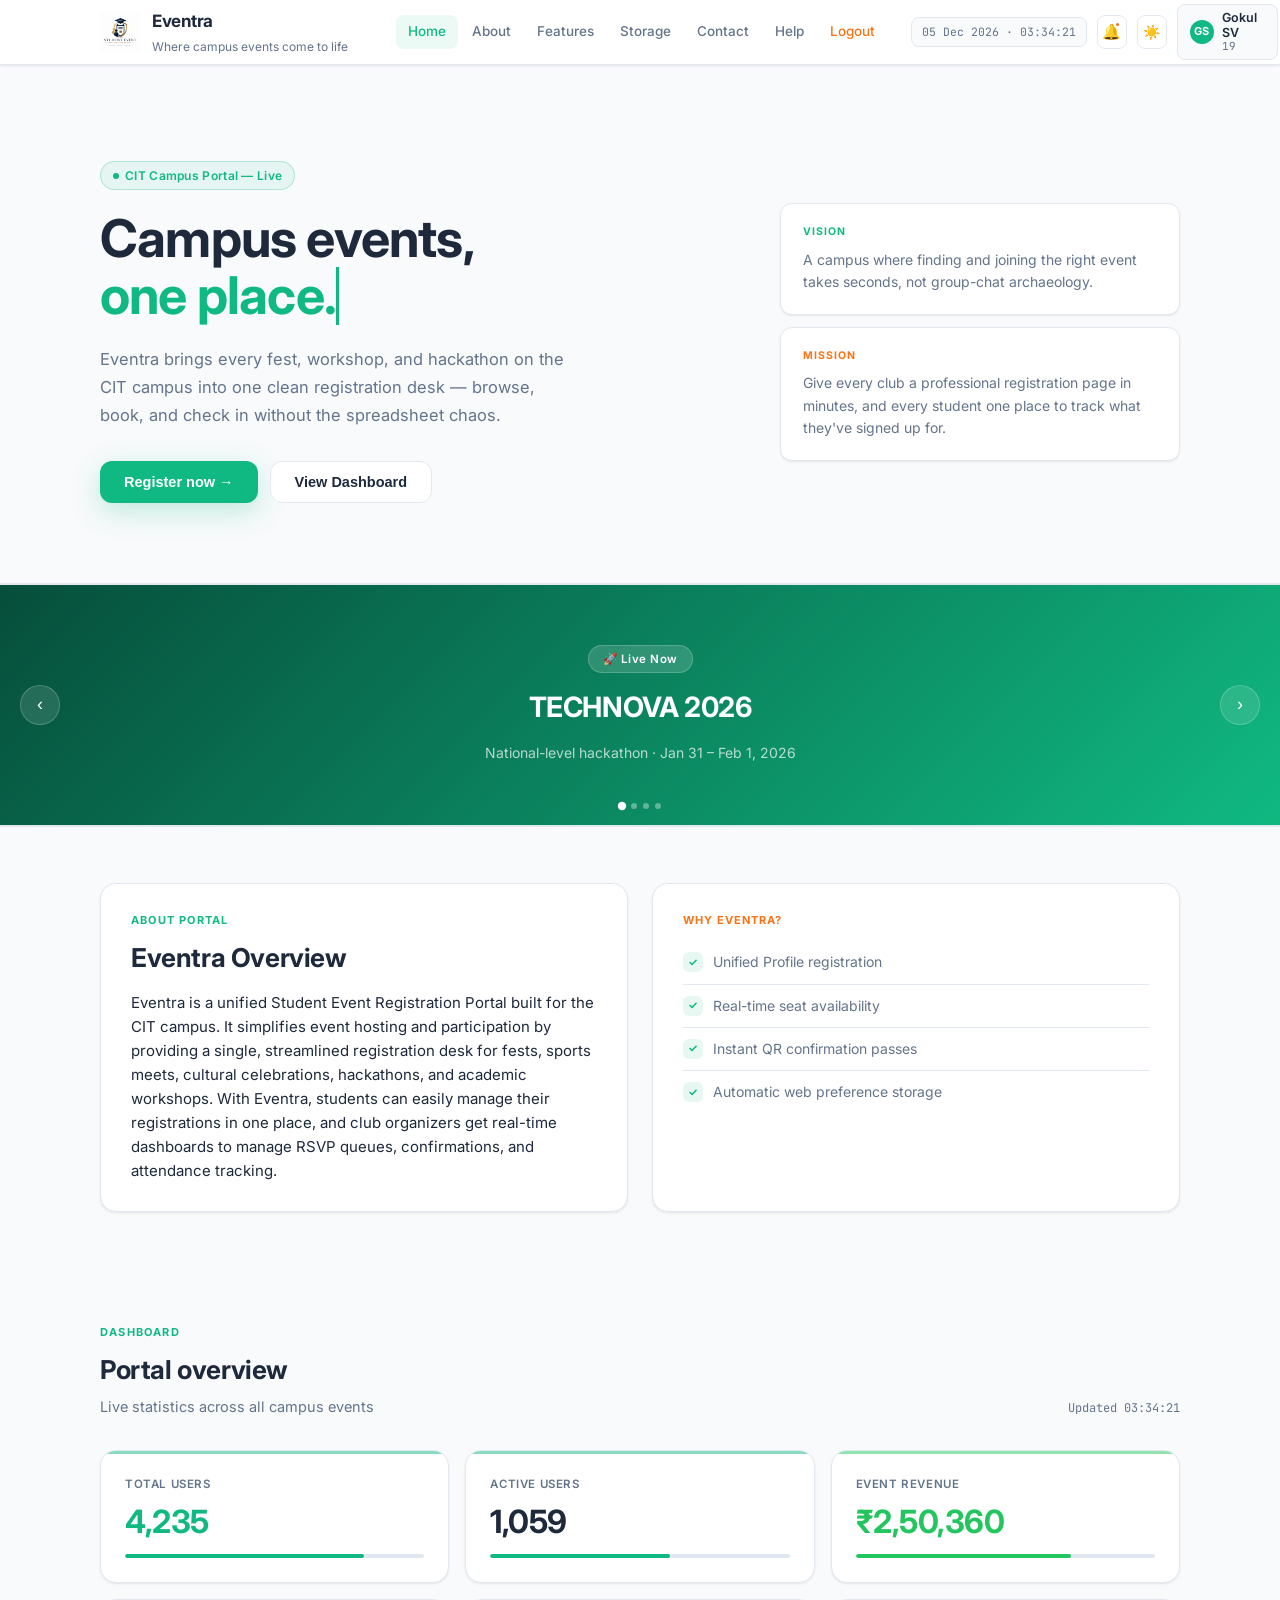
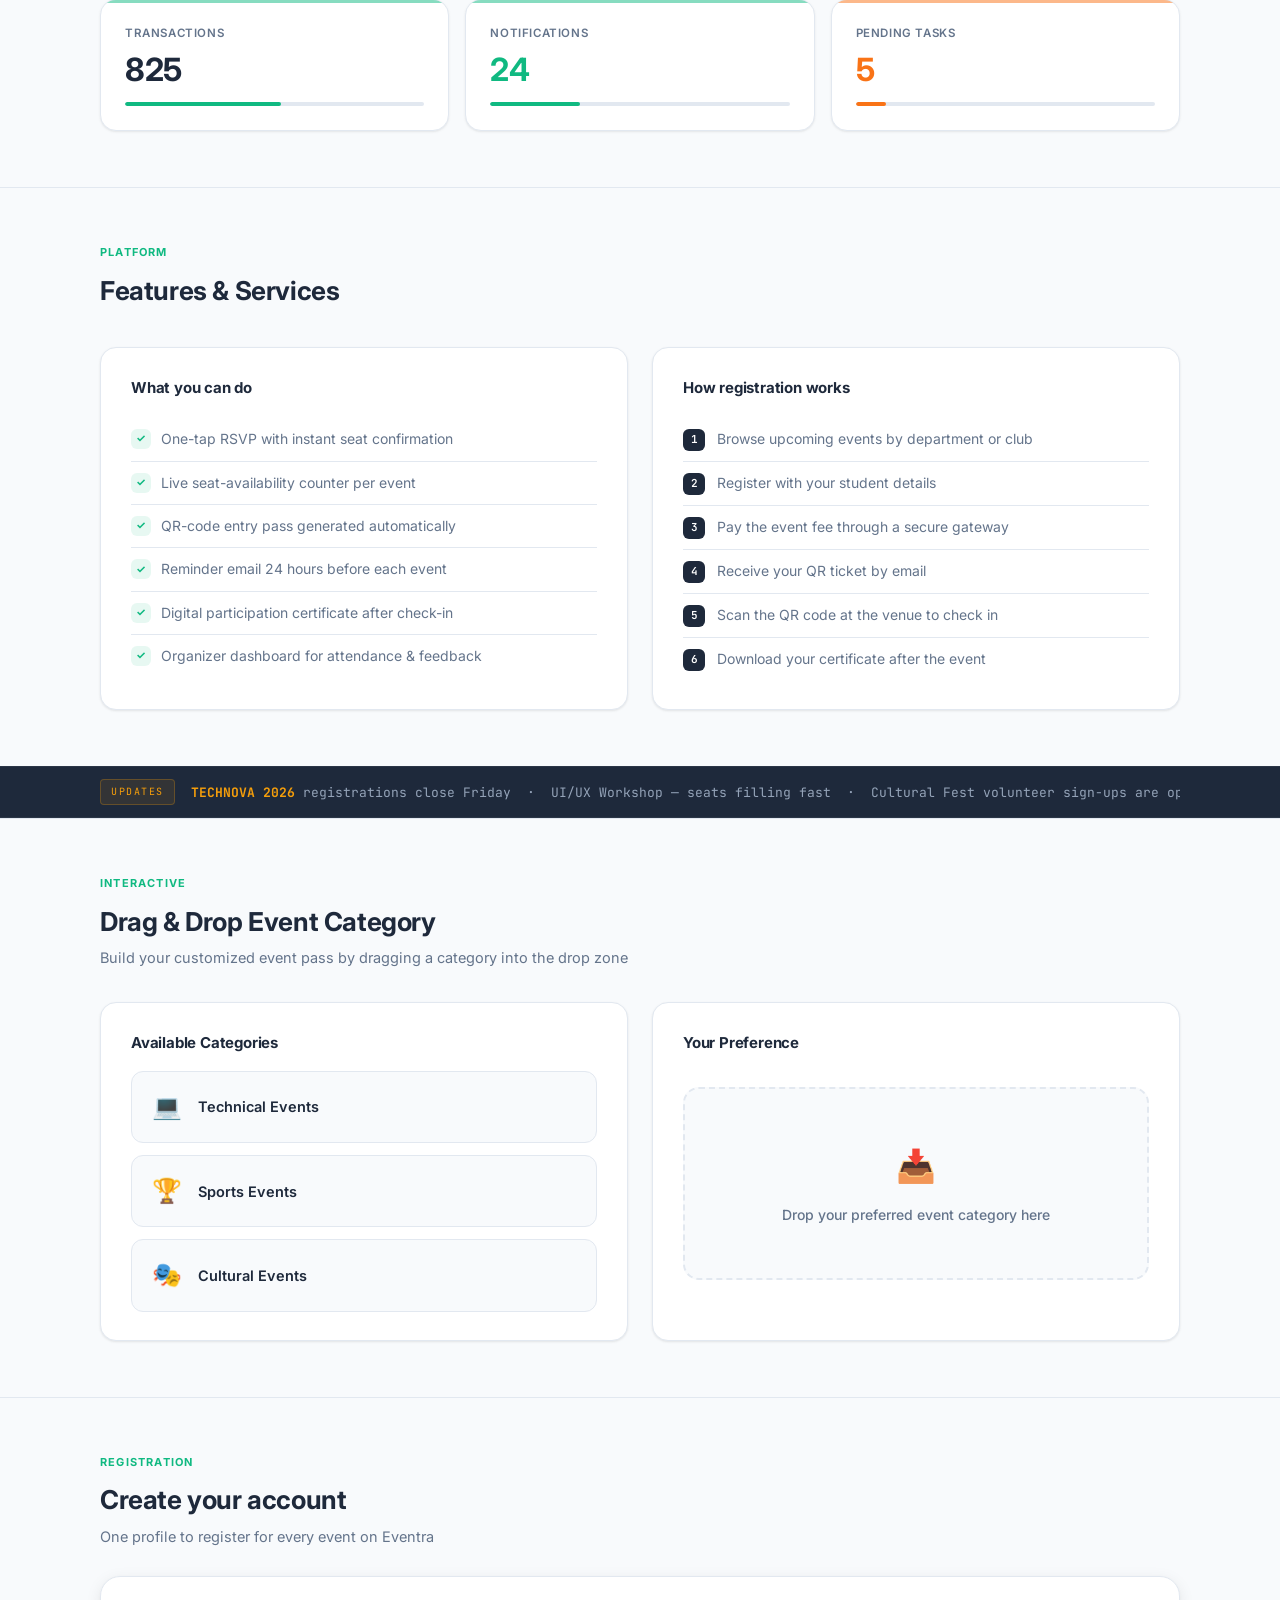
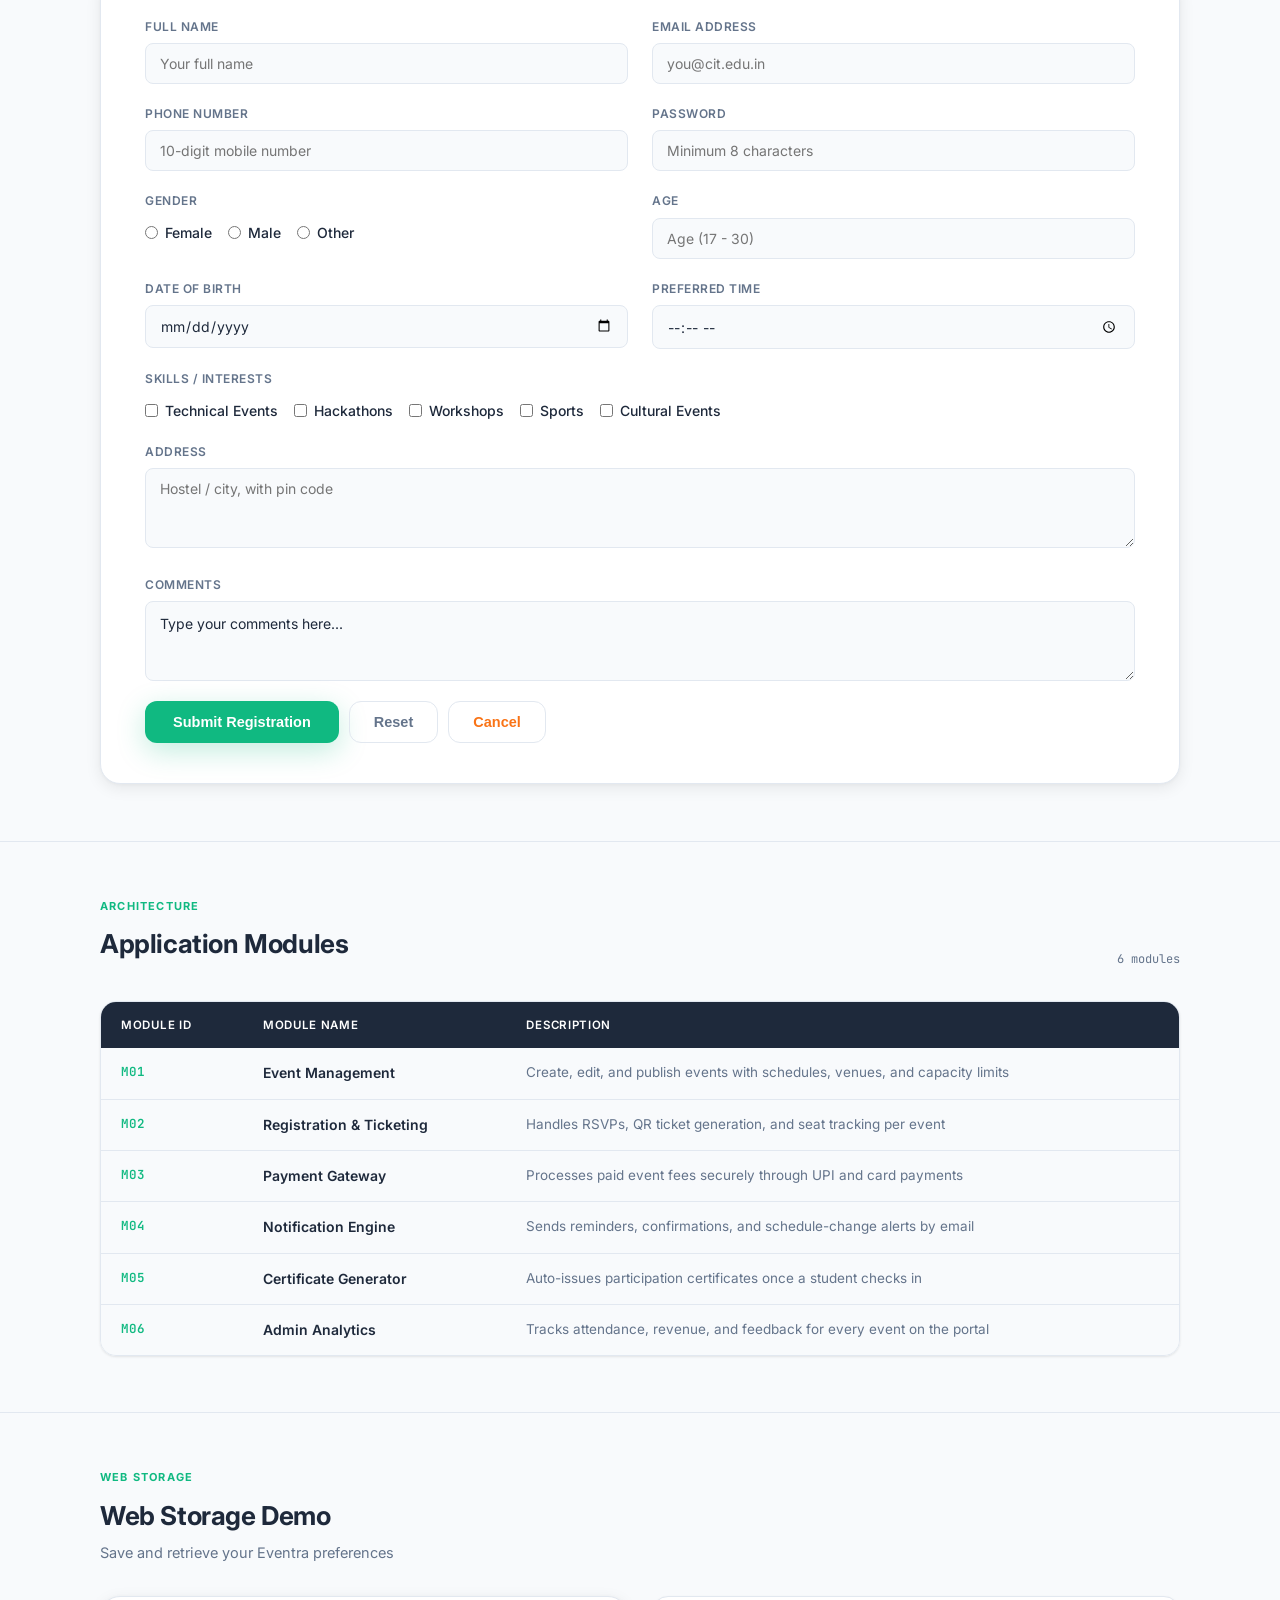
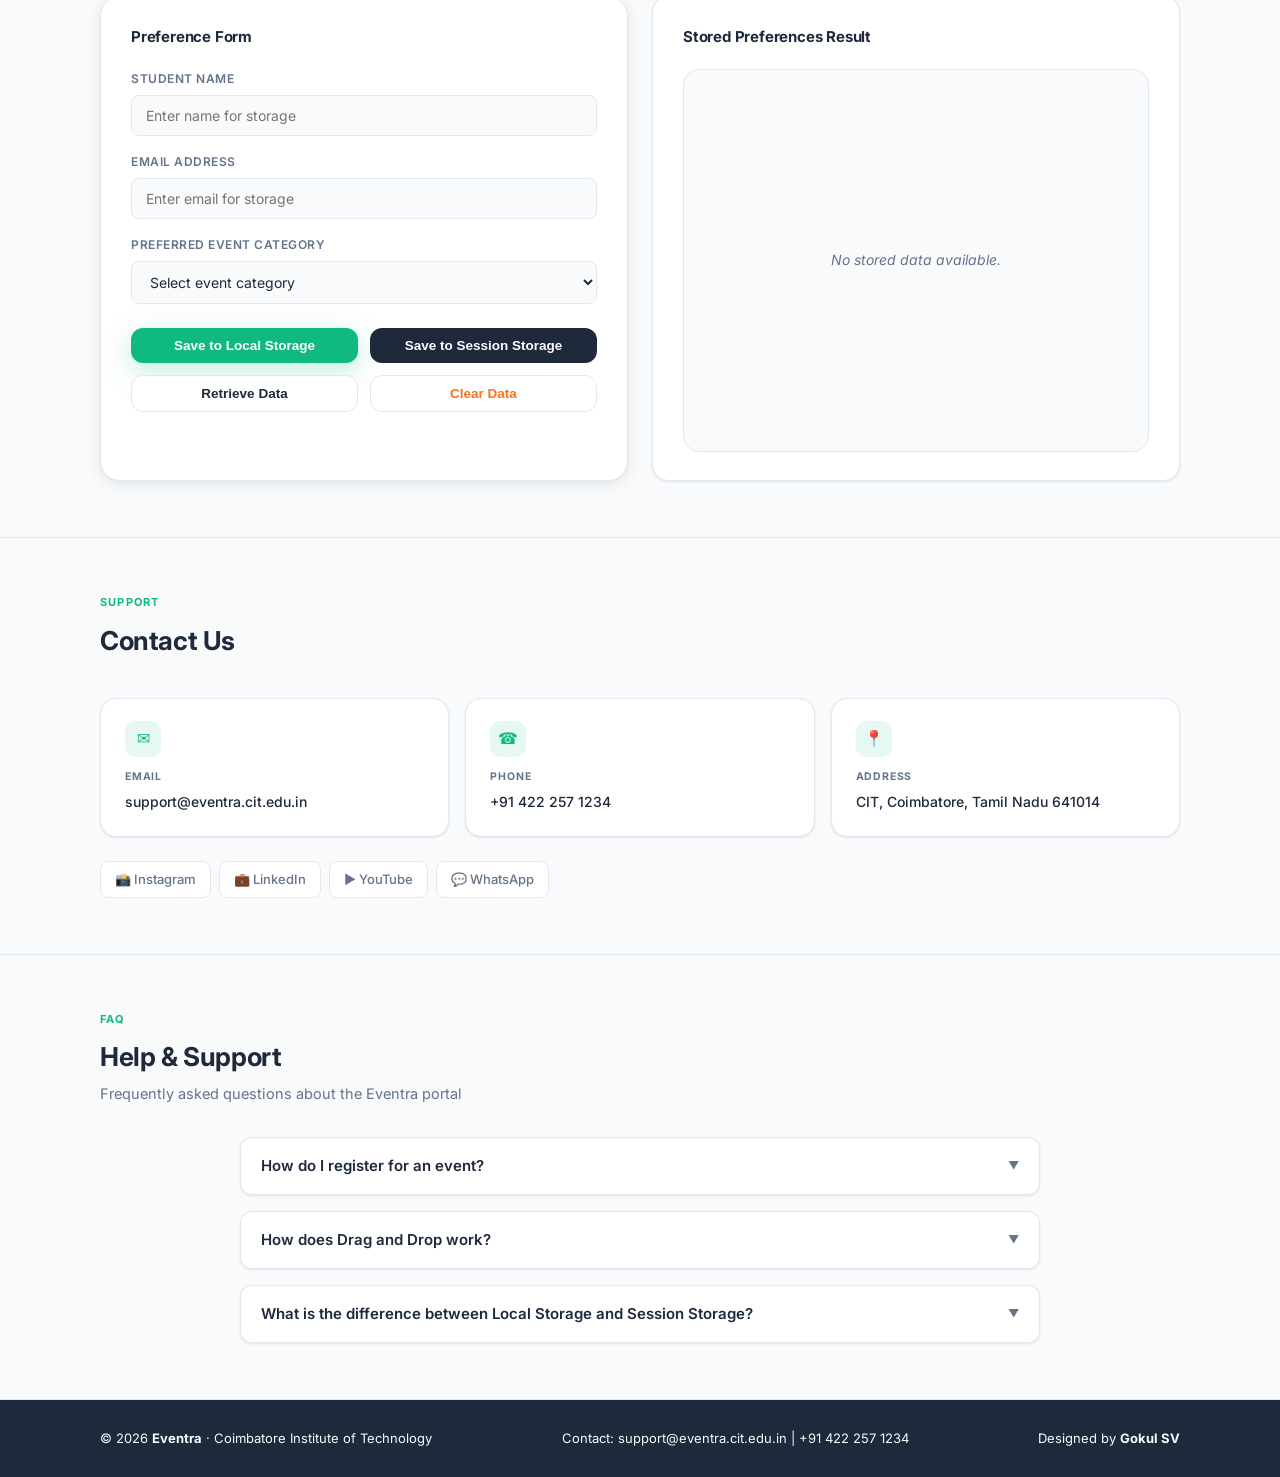
<file: index.html>
<!DOCTYPE html>
<html lang="en">
<head>
<meta charset="UTF-8">
<meta name="viewport" content="width=device-width, initial-scale=1.0">
<link rel="icon" type="logo.png" href="logo.png">
<title>Eventra — Student Event Registration Portal</title>
<link rel="preconnect" href="https://fonts.googleapis.com">
<link rel="preconnect" href="https://fonts.gstatic.com" crossorigin>
<link href="https://fonts.googleapis.com/css2?family=Inter:ital,wght@0,300;0,400;0,500;0,600;0,700;1,400&family=JetBrains+Mono:wght@400;500&display=swap" rel="stylesheet">
<link rel="stylesheet" href="style.css">
</head>
<body id="body">

<!-- HEADER -->
<header>

  <div class="header-inner">
    <div class="logo">
     <div class="brand-mark">
    <img src="logo.png" alt="Eventra Logo">
</div>
      <div>
        <div class="logo-name">Eventra</div>
        <div class="logo-tagline">Where campus events come to life</div>
      </div>
    </div>

    <nav>
      <a href="#home" class="active">Home</a>
      <a href="#about">About</a>
      <a href="#services">Features</a>
      <a href="#storage">Storage</a>
      <a href="#contact">Contact</a>
      <a href="#help">Help</a>
      <a href="#" class="nav-logout">Logout</a>
    </nav>

    <div class="header-actions">
      <div id="datetime-chip" class="mono">--</div>

      <button class="btn-icon" id="notif-btn" onclick="toggleNotif()" aria-label="Notifications">
        🔔
        <span class="notif-dot"></span>
      </button>

      <button class="btn-icon" id="theme-btn" onclick="toggleTheme()" aria-label="Toggle theme">☀️</button>

      <div class="student-chip">
        <div class="student-avatar">GS</div>
        <div class="student-info">
          <div class="student-name">Gokul SV</div>
          <div class="student-reg mono">19</div>
        </div>
      </div>
    </div>
  </div>
</header>

<!-- NOTIFICATION PANEL -->
<div id="notif-panel" role="dialog" aria-label="Notifications">
  <div class="np-head">
    <span class="np-title">Notifications</span>
    <button class="np-close" onclick="toggleNotif()">✕</button>
  </div>
  <div class="np-list">
    <div class="np-item" style="animation-delay:.05s">
      <div class="np-ico orange">⚠</div>
      <div class="np-body">
        <div class="np-text"><strong>TECHNOVA 2026</strong> — registrations close Friday</div>
        <div class="np-time">2 hours ago</div>
      </div>
    </div>
    <div class="np-item" style="animation-delay:.12s">
      <div class="np-ico green">✓</div>
      <div class="np-body">
        <div class="np-text">Your Hackathon certificate is ready to download</div>
        <div class="np-time">Yesterday</div>
      </div>
    </div>
    <div class="np-item" style="animation-delay:.18s">
      <div class="np-ico blue">ℹ</div>
      <div class="np-body">
        <div class="np-text">UI/UX Workshop — only <strong>12 seats</strong> remaining</div>
        <div class="np-time">2 days ago</div>
      </div>
    </div>
  </div>
</div>

<!-- MAIN CONTENT CONTAINER (Added for HTML5 Lab Assignment) -->
<main>

<!-- HERO -->
<section class="hero" id="home">
  <div class="wrap">
    <div class="hero-inner">
      <div>
        <div class="hero-eyebrow">
          <span class="hero-dot"></span>
          CIT Campus Portal — Live
        </div>
        <h1>Campus events,<br><span>one place.</span></h1>
        <p class="hero-desc">Eventra brings every fest, workshop, and hackathon on the CIT campus into one clean registration desk — browse, book, and check in without the spreadsheet chaos.</p>
        <div class="hero-actions">
          <button class="btn-primary" onclick="document.getElementById('register').scrollIntoView({behavior:'smooth'})">
            Register now →
          </button>
          <button class="btn-secondary" onclick="document.getElementById('dashboard').scrollIntoView({behavior:'smooth'})">
            View Dashboard
          </button>
        </div>
      </div>
      <!-- Modified for HTML5 Lab Assignment: Converted to <aside> -->
      <aside class="vm-stack">
        <div class="vm-card">
          <div class="vm-label">Vision</div>
          <div class="vm-text">A campus where finding and joining the right event takes seconds, not group-chat archaeology.</div>
        </div>
        <div class="vm-card mission">
          <div class="vm-label" style="color:var(--orange)">Mission</div>
          <div class="vm-text">Give every club a professional registration page in minutes, and every student one place to track what they've signed up for.</div>
        </div>
      </aside>
    </div>
  </div>
</section>

<!-- SLIDER -->
<section class="slider-section" aria-label="Event highlights">
  <div class="slider-wrap" id="slider-wrap">
    <div class="slides-track" id="slides-track">
      <!-- Modified for HTML5 Lab Assignment: Converted slides to <article> elements -->
      <article class="slide slide-1">
        <span class="slide-badge">🚀 Live Now</span>
        <h2>TECHNOVA 2026</h2>
        <p>National-level hackathon · Jan 31 – Feb 1, 2026</p>
      </article>
      <article class="slide slide-2">
        <span class="slide-badge">🎨 Workshop</span>
        <h2>UI/UX Design Bootcamp</h2>
        <p>2-day intensive with industry mentors · Feb 8–9</p>
      </article>
      <article class="slide slide-3">
        <span class="slide-badge">🌿 Volunteer</span>
        <h2>Cultural Fest 2026</h2>
        <p>Sign up to make Kalolsavam unforgettable</p>
      </article>
      <article class="slide slide-4">
        <span class="slide-badge">🏆 New</span>
        <h2>Inter-Dept Sports Meet</h2>
        <p>Cricket · Badminton · Chess · TT · Feb 14</p>
      </article>
    </div>
    <button class="slide-btn slide-prev" onclick="moveSlide(-1)" aria-label="Previous">‹</button>
    <button class="slide-btn slide-next" onclick="moveSlide(1)" aria-label="Next">›</button>
    <div class="slide-dots" id="slide-dots"></div>
  </div>
</section>

<!-- ABOUT PORTAL -->
<section id="about" class="compact" style="border-top:1px solid var(--border)">
  <div class="wrap two-col">
    <article class="panel">
      <div class="section-label">About Portal</div>
      <h2 class="section-title" style="margin-bottom:12px">Eventra Overview</h2>
      <p>Eventra is a unified Student Event Registration Portal built for the CIT campus. It simplifies event hosting and participation by providing a single, streamlined registration desk for fests, sports meets, cultural celebrations, hackathons, and academic workshops. With Eventra, students can easily manage their registrations in one place, and club organizers get real-time dashboards to manage RSVP queues, confirmations, and attendance tracking.</p>
    </article>
    <aside class="panel">
      <div class="panel-title" style="color:var(--orange); text-transform:uppercase; font-size:11px; letter-spacing:1px; margin-bottom:12px">Why Eventra?</div>
      <ul class="feature-list">
        <li><span class="feature-icon">✓</span> Unified Profile registration</li>
        <li><span class="feature-icon">✓</span> Real-time seat availability</li>
        <li><span class="feature-icon">✓</span> Instant QR confirmation passes</li>
        <li><span class="feature-icon">✓</span> Automatic web preference storage</li>
      </ul>
    </aside>
  </div>
</section>

<!-- DASHBOARD STATS -->
<section id="dashboard" class="compact">
  <div class="wrap">
    <div class="section-head">
      <div class="section-head-text">
        <div class="section-label">Dashboard</div>
        <div class="section-title">Portal overview</div>
        <div class="section-sub">Live statistics across all campus events</div>
      </div>
      <div class="section-meta" id="stat-time">Updating…</div>
    </div>
    <div class="stats-grid">
      <div class="stat-card" style="animation-delay:.05s">
        <div class="stat-label">Total Users</div>
        <div class="stat-value blue" data-target="4812">0</div>
        <div class="stat-bar-wrap"><div class="stat-bar-fill" style="--w:80%;width:0"></div></div>
      </div>
      <div class="stat-card" style="animation-delay:.1s">
        <div class="stat-label">Active Users</div>
        <div class="stat-value" data-target="1203">0</div>
        <div class="stat-bar-wrap"><div class="stat-bar-fill" style="--w:60%;width:0"></div></div>
      </div>
      <div class="stat-card success" style="animation-delay:.15s">
        <div class="stat-label">Event Revenue</div>
        <div class="stat-value green" data-target="284500" data-prefix="₹" data-format="currency">0</div>
        <div class="stat-bar-wrap"><div class="stat-bar-fill green" style="--w:72%;width:0"></div></div>
      </div>
      <div class="stat-card" style="animation-delay:.2s">
        <div class="stat-label">Transactions</div>
        <div class="stat-value" data-target="938">0</div>
        <div class="stat-bar-wrap"><div class="stat-bar-fill" style="--w:52%;width:0"></div></div>
      </div>
      <div class="stat-card" style="animation-delay:.25s">
        <div class="stat-label">Notifications</div>
        <div class="stat-value blue" data-target="27">0</div>
        <div class="stat-bar-wrap"><div class="stat-bar-fill" style="--w:30%;width:0"></div></div>
      </div>
      <div class="stat-card warn" style="animation-delay:.3s">
        <div class="stat-label">Pending Tasks</div>
        <div class="stat-value orange" data-target="6">0</div>
        <div class="stat-bar-wrap"><div class="stat-bar-fill orange" style="--w:10%;width:0"></div></div>
      </div>
    </div>
  </div>
</section>

<!-- FEATURES & SERVICES -->
<section id="services" class="compact" style="border-top:1px solid var(--border)">
  <div class="wrap">
    <div class="section-head">
      <div class="section-head-text">
        <div class="section-label">Platform</div>
        <div class="section-title">Features &amp; Services</div>
      </div>
    </div>
    <div class="two-col">
      <div class="panel">
        <div class="panel-title">What you can do</div>
        <ul class="feature-list">
          <li><span class="feature-icon">✓</span>One-tap RSVP with instant seat confirmation</li>
          <li><span class="feature-icon">✓</span>Live seat-availability counter per event</li>
          <li><span class="feature-icon">✓</span>QR-code entry pass generated automatically</li>
          <li><span class="feature-icon">✓</span>Reminder email 24 hours before each event</li>
          <li><span class="feature-icon">✓</span>Digital participation certificate after check-in</li>
          <li><span class="feature-icon">✓</span>Organizer dashboard for attendance &amp; feedback</li>
        </ul>
      </div>
      <div class="panel">
        <div class="panel-title">How registration works</div>
        <ol class="service-list">
          <li>Browse upcoming events by department or club</li>
          <li>Register with your student details</li>
          <li>Pay the event fee through a secure gateway</li>
          <li>Receive your QR ticket by email</li>
          <li>Scan the QR code at the venue to check in</li>
          <li>Download your certificate after the event</li>
        </ol>
      </div>
    </div>
  </div>
</section>

<!-- TICKER -->
<div class="ticker-wrap">
  <div class="ticker-inner-wrap">
    <span class="ticker-label">Updates</span>
    <div class="ticker-track">
      <span class="ticker-text">
        <b>TECHNOVA 2026</b> registrations close Friday &nbsp;·&nbsp;
        UI/UX Workshop — seats filling fast &nbsp;·&nbsp;
        Cultural Fest volunteer sign-ups are open &nbsp;·&nbsp;
        Payment gateway upgrade tonight 11 PM–12 AM &nbsp;·&nbsp;
        Hackathon certificates ready for download &nbsp;·&nbsp;
        <b>Sports Meet 2026</b> registration opens Monday &nbsp;·&nbsp;
      </span>
    </div>
  </div>
</div>

<!-- DRAG & DROP EVENT CATEGORY -->
<section id="drag-drop-section" class="compact" style="border-top:1px solid var(--border)">
  <div class="wrap">
    <div class="section-head">
      <div class="section-head-text">
        <div class="section-label">Interactive</div>
        <h2 class="section-title">Drag &amp; Drop Event Category</h2>
        <p class="section-sub">Build your customized event pass by dragging a category into the drop zone</p>
      </div>
    </div>
    
    <div class="two-col">
      <!-- Drag Sources Panel -->
      <div class="panel">
        <div class="panel-title" style="margin-bottom:16px">Available Categories</div>
        <div class="drag-cards-container">
          
          <div class="drag-card" draggable="true" id="cat-technical">
            <span class="drag-icon">💻</span>
            <span class="drag-name">Technical Events</span>
          </div>
          
          <div class="drag-card" draggable="true" id="cat-sports">
            <span class="drag-icon">🏆</span>
            <span class="drag-name">Sports Events</span>
          </div>
          
          <div class="drag-card" draggable="true" id="cat-cultural">
            <span class="drag-icon">🎭</span>
            <span class="drag-name">Cultural Events</span>
          </div>
          
        </div>
      </div>
      
      <!-- Drop Target Panel -->
      <div class="panel drop-panel" style="display:flex; flex-direction:column">
        <div class="panel-title" style="margin-bottom:16px">Your Preference</div>
        <div id="event-drop-zone" class="drop-zone">
          <div class="drop-zone-content">
            <div class="drop-icon-placeholder">📥</div>
            <p class="drop-text">Drop your preferred event category here</p>
          </div>
        </div>
        <div id="drop-success-msg" class="drop-success-msg"></div>
      </div>
    </div>
  </div>
</section>

<!-- REGISTRATION FORM -->
<section id="register" class="compact" style="border-top:1px solid var(--border)">
  <div class="wrap">
    <div class="section-head" style="margin-bottom:28px">
      <div class="section-head-text">
        <div class="section-label">Registration</div>
        <div class="section-title">Create your account</div>
        <div class="section-sub">One profile to register for every event on Eventra</div>
      </div>
    </div>
    <div class="form-card">
      <form id="reg-form" novalidate>
        <div class="form-grid">
          <div>
            <!-- Modified for HTML5 Lab Assignment: added required attribute -->
            <label class="field-label" for="f-name">Full Name</label>
            <input type="text" id="f-name" placeholder="Your full name" required>
            <div class="field-err" id="e-name">Please enter your full name.</div>
          </div>
          <div>
            <!-- Modified for HTML5 Lab Assignment: added required attribute -->
            <label class="field-label" for="f-email">Email Address</label>
            <input type="email" id="f-email" placeholder="you@cit.edu.in" required>
            <div class="field-err" id="e-email">Enter a valid email address.</div>
          </div>
          <div>
            <!-- Modified for HTML5 Lab Assignment: added pattern validation and required -->
            <label class="field-label" for="f-phone">Phone Number</label>
            <input type="tel" id="f-phone" placeholder="10-digit mobile number" pattern="[0-9]{10}" required>
            <div class="field-err" id="e-phone">Enter a valid 10-digit number.</div>
          </div>
          <div>
            <label class="field-label" for="f-password">Password</label>
            <input type="password" id="f-password" placeholder="Minimum 8 characters">
            <div class="field-err" id="e-password">Must be at least 8 characters.</div>
          </div>
          <div>
            <label class="field-label">Gender</label>
            <div class="radio-row">
              <label class="radio-option"><input type="radio" name="gender" value="female"><span>Female</span></label>
              <label class="radio-option"><input type="radio" name="gender" value="male"><span>Male</span></label>
              <label class="radio-option"><input type="radio" name="gender" value="other"><span>Other</span></label>
            </div>
            <div class="field-err" id="e-gender">Please select a gender.</div>
          </div>
          <div>
            <!-- Modified for HTML5 Lab Assignment: added type="number" with min/max constraints -->
            <label class="field-label" for="f-age">Age</label>
            <input type="number" id="f-age" min="17" max="30" placeholder="Age (17 - 30)">
            <div class="field-err" id="e-age">Age must be between 17 and 30.</div>
          </div>
          <div>
            <!-- Modified for HTML5 Lab Assignment: added required attribute -->
            <label class="field-label" for="f-dob">Date of Birth</label>
            <input type="date" id="f-dob" required>
            <div class="field-err" id="e-dob">Please enter your date of birth.</div>
          </div>
          <div>
            <!-- Modified for HTML5 Lab Assignment: added type="time" input -->
            <label class="field-label" for="f-time">Preferred Time</label>
            <input type="time" id="f-time">
            <div class="field-err" id="e-time">Please select your preferred time.</div>
          </div>
          <div class="full">
            <!-- Modified for HTML5 Lab Assignment: added Skills checkboxes -->
            <label class="field-label">Skills / Interests</label>
            <div class="radio-row">
              <label class="radio-option"><input type="checkbox" name="skills" value="coding"><span>Technical Events</span></label>
              <label class="radio-option"><input type="checkbox" name="skills" value="ai"><span>Hackathons</span></label>
              <label class="radio-option"><input type="checkbox" name="skills" value="webdev"><span>Workshops</span></label>
              <label class="radio-option"><input type="checkbox" name="skills" value="uiux"><span>Sports</span></label>
              <label class="radio-option"><input type="checkbox" name="skills" value="robotics"><span>Cultural Events</span></label>
            </div>
          </div>
          <div class="full">
            <label class="field-label" for="f-addr">Address</label>
            <textarea id="f-addr" placeholder="Hostel / city, with pin code"></textarea>
            <div class="field-err" id="e-addr">Please enter your address.</div>
          </div>
          <div class="full">
            <!-- Modified for HTML5 Lab Assignment: added contenteditable comments section with spellcheck="true" -->
            <label class="field-label" for="f-comments">Comments</label>
            <div id="f-comments" class="editable-comments" contenteditable="true" spellcheck="true">Type your comments here...</div>
            <div class="field-err" id="e-comments">Please enter valid comments.</div>
          </div>
          <div class="full form-actions">
            <!-- Modified for HTML5 Lab Assignment: added Cancel button, modified Reset button onclick -->
            <button type="submit" class="btn-submit">Submit Registration</button>
            <button type="reset" class="btn-reset">Reset</button>
            <button type="button" class="btn-cancel" id="btn-cancel">Cancel</button>
          </div>
        </div>
      </form>
    </div>
  </div>
</section>

<div id="toast">✓ Registration submitted successfully!</div>

<!-- MODULES TABLE -->
<section id="reports" class="compact" style="border-top:1px solid var(--border)">
  <div class="wrap">
    <div class="section-head">
      <div class="section-head-text">
        <div class="section-label">Architecture</div>
        <div class="section-title">Application Modules</div>
      </div>
      <div class="section-meta">6 modules</div>
    </div>
    <div class="table-wrap">
      <table class="mods">
        <thead>
          <tr>
            <th>Module ID</th>
            <th>Module Name</th>
            <th>Description</th>
          </tr>
        </thead>
        <tbody>
          <tr><td class="mod-id">M01</td><td class="mod-name">Event Management</td><td>Create, edit, and publish events with schedules, venues, and capacity limits</td></tr>
          <tr><td class="mod-id">M02</td><td class="mod-name">Registration &amp; Ticketing</td><td>Handles RSVPs, QR ticket generation, and seat tracking per event</td></tr>
          <tr><td class="mod-id">M03</td><td class="mod-name">Payment Gateway</td><td>Processes paid event fees securely through UPI and card payments</td></tr>
          <tr><td class="mod-id">M04</td><td class="mod-name">Notification Engine</td><td>Sends reminders, confirmations, and schedule-change alerts by email</td></tr>
          <tr><td class="mod-id">M05</td><td class="mod-name">Certificate Generator</td><td>Auto-issues participation certificates once a student checks in</td></tr>
          <tr><td class="mod-id">M06</td><td class="mod-name">Admin Analytics</td><td>Tracks attendance, revenue, and feedback for every event on the portal</td></tr>
        </tbody>
      </table>
    </div>
  </div>
</section>

<!-- WEB STORAGE SECTION -->
<section id="storage" class="compact" style="border-top:1px solid var(--border)">
  <div class="wrap">
    <div class="section-head">
      <div class="section-head-text">
        <div class="section-label">Web Storage</div>
        <h2 class="section-title">Web Storage Demo</h2>
        <p class="section-sub">Save and retrieve your Eventra preferences</p>
      </div>
    </div>
    
    <div class="two-col">
      <!-- Storage Inputs Card -->
      <div class="form-card" style="padding:28px 30px; animation:none; margin-bottom:0">
        <div class="panel-title" style="margin-bottom:20px">Preference Form</div>
        <div class="form-grid" style="grid-template-columns:1fr; gap:16px">
          <div>
            <label class="field-label" for="store-name">Student Name</label>
            <input type="text" id="store-name" placeholder="Enter name for storage">
          </div>
          
          <div>
            <label class="field-label" for="store-email">Email Address</label>
            <input type="email" id="store-email" placeholder="Enter email for storage">
          </div>
          
          <div>
            <label class="field-label" for="store-pref-event">Preferred Event Category</label>
            <select id="store-pref-event">
              <option value="" disabled selected>Select event category</option>
              <option value="Technical">Technical</option>
              <option value="Sports">Sports</option>
              <option value="Cultural">Cultural</option>
              <option value="Workshop">Workshop</option>
              <option value="Hackathon">Hackathon</option>
            </select>
          </div>
          
          <div class="storage-btn-group">
            <button type="button" class="btn-storage btn-local" id="btn-save-local">Save to Local Storage</button>
            <button type="button" class="btn-storage btn-session" id="btn-save-session">Save to Session Storage</button>
            <button type="button" class="btn-storage btn-retrieve" id="btn-retrieve-data">Retrieve Data</button>
            <button type="button" class="btn-storage btn-clear" id="btn-clear-data">Clear Data</button>
          </div>
          
          <div id="storage-status-msg" class="storage-status-msg"></div>
        </div>
      </div>
      
      <!-- Storage Results Panel -->
      <div class="panel" style="display:flex; flex-direction:column">
        <div class="panel-title" style="margin-bottom:20px">Stored Preferences Result</div>
        <div id="storage-results-panel" class="storage-results-panel">
          <div class="no-data-msg">No stored data available.</div>
        </div>
      </div>
    </div>
  </div>
</section>

<!-- CONTACT -->
<section id="contact" class="compact" style="border-top:1px solid var(--border)">
  <div class="wrap">
    <div class="section-head">
      <div class="section-head-text">
        <div class="section-label">Support</div>
        <div class="section-title">Contact Us</div>
      </div>
    </div>
    <div class="contact-grid">
      <div class="contact-card">
        <div class="contact-ico">✉</div>
        <div class="contact-eyebrow">Email</div>
        <div class="contact-val">support@eventra.cit.edu.in</div>
      </div>
      <div class="contact-card">
        <div class="contact-ico">☎</div>
        <div class="contact-eyebrow">Phone</div>
        <div class="contact-val">+91 422 257 1234</div>
      </div>
      <div class="contact-card">
        <div class="contact-ico">📍</div>
        <div class="contact-eyebrow">Address</div>
        <div class="contact-val">CIT, Coimbatore, Tamil Nadu 641014</div>
      </div>
    </div>
    <div class="social-bar">
      <a class="social-link" href="#">📸 Instagram</a>
      <a class="social-link" href="#">💼 LinkedIn</a>
      <a class="social-link" href="#">▶ YouTube</a>
      <a class="social-link" href="#">💬 WhatsApp</a>
    </div>
  </div>
</section>

<!-- HELP SECTION -->
<section id="help" class="compact" style="border-top:1px solid var(--border)">
  <div class="wrap">
    <div class="section-head">
      <div class="section-head-text">
        <div class="section-label">FAQ</div>
        <h2 class="section-title">Help &amp; Support</h2>
        <p class="section-sub">Frequently asked questions about the Eventra portal</p>
      </div>
    </div>
    
    <div class="faq-container">
      <details class="faq-item">
        <summary class="faq-question">How do I register for an event?</summary>
        <div class="faq-answer">
          <p>To register for an event, scroll to the <strong>Registration</strong> section, fill in your personal details (Name, Email, Phone, Age, DOB, and preferred time), select your skills/interests, and write comments. Click the <strong>Submit Registration</strong> button. Once validated, your profile will be created, and you can participate in campus events.</p>
        </div>
      </details>
      
      <details class="faq-item">
        <summary class="faq-question">How does Drag and Drop work?</summary>
        <div class="faq-answer">
          <p>In the <strong>Drag &amp; Drop Event Category</strong> section, you can click and hold any of the three event category cards (Technical, Sports, or Cultural) and drag them over the dashed drop zone. Releasing the mouse button will drop the card, which automatically selects that category and syncs it with the Preferred Event Category in the Web Storage section.</p>
        </div>
      </details>
      
      <details class="faq-item">
        <summary class="faq-question">What is the difference between Local Storage and Session Storage?</summary>
        <div class="faq-answer">
          <p>Both are HTML5 Web Storage mechanisms, but they differ in data persistence:</p>
          <ul style="margin-left:20px; margin-top:8px; display:flex; flex-direction:column; gap:6px">
            <li><strong>Local Storage:</strong> Data remains stored in the user's browser indefinitely, even after the browser is closed or restarted.</li>
            <li><strong>Session Storage:</strong> Data is stored only for the duration of the current browser tab session. Once the tab or browser is closed, the data is completely cleared.</li>
          </ul>
        </div>
      </details>
    </div>
  </div>
</section>

</main> <!-- End of MAIN CONTENT CONTAINER (Added for HTML5 Lab Assignment) -->

<!-- Modified for HTML5 Lab Assignment: added contact details to footer -->
<footer>
  <div class="foot-inner">
    <span>© 2026 <strong>Eventra</strong> · Coimbatore Institute of Technology</span>
    <span>Contact: support@eventra.cit.edu.in | +91 422 257 1234</span>
    <span>Designed by <strong>Gokul SV</strong> </span>
  </div>
</footer>

<button id="back-top" onclick="window.scrollTo({top:0,behavior:'smooth'})" aria-label="Back to top">↑</button>

<script src="script.js"></script>
</body>
</html>
</file>
<file: style.css>
:root{
  --bg:#F8FAFC;
  --surface:#FFFFFF;
  --primary:#1E293B;
  --secondary:#64748B;
  --accent:#10B981;
  --accent-hover:#059669;
  --border:#E2E8F0;
  --orange:#F97316;
  --amber:#F59E0B;
  --green:#22C55E;
  --radius-sm:8px;
  --radius-md:12px;
  --radius-lg:16px;
  --radius-xl:20px;
  --shadow-sm:0 1px 3px rgba(0,0,0,.06),0 1px 2px rgba(0,0,0,.04);
  --shadow-md:0 4px 16px rgba(0,0,0,.08),0 1px 4px rgba(0,0,0,.04);
  --shadow-lg:0 16px 48px rgba(0,0,0,.1),0 4px 12px rgba(0,0,0,.05);
  --shadow-accent:0 8px 28px rgba(16,185,129,.25);
}
.dark-mode{
  --bg:#0F172A;
  --surface:#1E293B;
  --primary:#F8FAFC;
  --secondary:#94A3B8;
  --accent:#34D399;
  --accent-hover:#6EE7B7;
  --border:#334155;
  --orange:#FB923C;
  --amber:#FCD34D;
  --green:#4ADE80;
  --shadow-sm:0 1px 3px rgba(0,0,0,.3),0 1px 2px rgba(0,0,0,.2);
  --shadow-md:0 4px 16px rgba(0,0,0,.4),0 1px 4px rgba(0,0,0,.2);
  --shadow-lg:0 16px 48px rgba(0,0,0,.5),0 4px 12px rgba(0,0,0,.3);
  --shadow-accent:0 8px 28px rgba(52,211,153,.2);
}

/* ─── RESET ─── */
*{box-sizing:border-box;margin:0;padding:0}
html{scroll-behavior:smooth}
body{
  background:var(--bg);
  color:var(--primary);
  font-family:'Inter',sans-serif;
  font-size:15px;
  line-height:1.6;
  -webkit-font-smoothing:antialiased;
  transition:background .35s,color .35s;
}
a{color:inherit;text-decoration:none}
img,svg{display:block}
.mono{font-family:'JetBrains Mono',monospace}

/* ─── LAYOUT ─── */
.wrap{max-width:1160px;margin:0 auto;padding:0 40px}
section{padding:80px 0}
section.compact{padding:56px 0}

/* ─── KEYFRAMES ─── */
@keyframes fadeUp{from{opacity:0;transform:translateY(24px)}to{opacity:1;transform:translateY(0)}}
@keyframes fadeIn{from{opacity:0}to{opacity:1}}
@keyframes slideRight{from{opacity:0;transform:translateX(-32px)}to{opacity:1;transform:translateX(0)}}
@keyframes countUp{from{opacity:0;transform:translateY(8px)}to{opacity:1;transform:translateY(0)}}
@keyframes ticker{from{transform:translateX(100%)}to{transform:translateX(-100%)}}
@keyframes progressFill{from{width:0}to{width:var(--w)}}
@keyframes spinOnce{from{transform:rotate(0deg)}to{transform:rotate(360deg)}}
@keyframes pulse{0%,100%{opacity:1}50%{opacity:.5}}
@keyframes slideDown{from{opacity:0;transform:translateY(-8px)}to{opacity:1;transform:translateY(0)}}
@keyframes blink{50%{border-color:transparent}}
@keyframes typing{from{max-width:0}to{max-width:600px}}

/* ─── HEADER ─── */
header{
  position:sticky;top:0;z-index:100;
  background:var(--surface);
  border-bottom:1px solid var(--border);
  box-shadow:var(--shadow-sm);
  transition:background .35s,border-color .35s;
}
.header-inner{
  max-width:1160px;margin:0 auto;padding:0 40px;
  height:64px;display:flex;align-items:center;gap:24px;
}
.logo{display:flex;align-items:center;gap:12px;flex-shrink:0}
.logo-mark{
  width:36px;height:36px;border-radius:10px;
  background:var(--accent);
  display:flex;align-items:center;justify-content:center;
  font-weight:700;font-size:15px;color:#fff;letter-spacing:-.5px;
  box-shadow:var(--shadow-accent);
  transition:background .35s,box-shadow .35s;
}
.logo-name{font-weight:700;font-size:17px;letter-spacing:-.3px}
.logo-tagline{font-size:12px;color:var(--secondary);margin-top:1px;font-weight:400}

nav{display:flex;align-items:center;gap:2px;margin-left:24px}
nav a{
  padding:6px 12px;border-radius:var(--radius-sm);
  font-size:13.5px;font-weight:500;color:var(--secondary);
  transition:color .2s,background .2s;
}
nav a:hover{color:var(--primary);background:var(--border)}
nav a.active{color:var(--accent);background:rgba(16,185,129,.08)}
.dark-mode nav a.active{background:rgba(52,211,153,.12)}
nav a.nav-logout{color:var(--orange)}
nav a.nav-logout:hover{background:rgba(249,115,22,.08)}

.header-actions{margin-left:auto;display:flex;align-items:center;gap:10px}

#datetime-chip{
  font-family:'JetBrains Mono',monospace;
  font-size:11.5px;color:var(--secondary);
  background:var(--bg);border:1px solid var(--border);
  border-radius:var(--radius-sm);padding:5px 10px;
  white-space:nowrap;transition:background .35s,border-color .35s;
}

.btn-icon{
  width:34px;height:34px;border-radius:var(--radius-sm);
  border:1px solid var(--border);background:var(--surface);
  color:var(--secondary);cursor:pointer;
  display:flex;align-items:center;justify-content:center;font-size:15px;
  transition:color .2s,border-color .2s,background .2s;
  position:relative;
}
.btn-icon:hover{color:var(--primary);border-color:var(--secondary)}

.notif-dot{
  position:absolute;top:5px;right:5px;
  width:7px;height:7px;border-radius:50%;
  background:var(--orange);
  border:2px solid var(--surface);
  animation:pulse 2s ease-in-out infinite;
}

#theme-btn{font-size:14px}

.student-chip{
  display:flex;align-items:center;gap:8px;
  background:var(--bg);border:1px solid var(--border);
  border-radius:var(--radius-sm);padding:5px 12px;
  transition:background .35s,border-color .35s;
}
.student-avatar{
  width:24px;height:24px;border-radius:50%;
  background:var(--accent);color:#fff;
  font-size:11px;font-weight:700;
  display:flex;align-items:center;justify-content:center;
  flex-shrink:0;
}
.student-info{line-height:1.2}
.student-name{font-size:12.5px;font-weight:600}
.student-reg{font-size:11px;color:var(--secondary);font-family:'JetBrains Mono',monospace}

/* ─── NOTIF PANEL ─── */
#notif-panel{
  display:none;
  position:fixed;top:72px;right:24px;width:320px;
  background:var(--surface);border:1px solid var(--border);
  border-radius:var(--radius-lg);box-shadow:var(--shadow-lg);
  z-index:200;animation:slideDown .2s ease;overflow:hidden;
}
#notif-panel.open{display:block}
.np-head{
  padding:16px 20px 12px;
  border-bottom:1px solid var(--border);
  display:flex;justify-content:space-between;align-items:center;
}
.np-title{font-size:13.5px;font-weight:600}
.np-close{
  background:none;border:none;cursor:pointer;
  color:var(--secondary);font-size:16px;
  width:24px;height:24px;display:flex;align-items:center;justify-content:center;
  border-radius:4px;transition:color .2s,background .2s;
}
.np-close:hover{color:var(--primary);background:var(--border)}
.np-list{padding:8px 0}
.np-item{
  padding:10px 20px;display:flex;gap:10px;align-items:flex-start;
  font-size:13px;border-bottom:1px solid var(--border);
  animation:fadeUp .3s ease both;
}
.np-item:last-child{border-bottom:none}
.np-ico{
  width:28px;height:28px;border-radius:8px;
  display:flex;align-items:center;justify-content:center;
  font-size:12px;flex-shrink:0;margin-top:1px;
}
.np-ico.orange{background:rgba(249,115,22,.12);color:var(--orange)}
.np-ico.green{background:rgba(34,197,94,.12);color:var(--green)}
.np-ico.blue{background:rgba(16,185,129,.1);color:var(--accent)}
.dark-mode .np-ico.blue{background:rgba(52,211,153,.15);color:var(--accent)}
.np-body{flex:1}
.np-text{line-height:1.4;color:var(--primary)}
.np-time{font-size:11px;color:var(--secondary);margin-top:2px}

/* ─── HERO ─── */
.hero{
  padding:96px 0 80px;
  border-bottom:1px solid var(--border);
}
.hero-inner{display:grid;grid-template-columns:1fr 400px;gap:64px;align-items:center}
.hero-eyebrow{
  display:inline-flex;align-items:center;gap:6px;
  background:rgba(16,185,129,.08);border:1px solid rgba(16,185,129,.25);
  color:var(--accent);border-radius:20px;
  padding:4px 12px;font-size:12px;font-weight:600;
  letter-spacing:.3px;margin-bottom:20px;
  animation:fadeUp .6s ease both;
}
.dark-mode .hero-eyebrow{background:rgba(52,211,153,.1);border-color:rgba(52,211,153,.3)}
.hero-dot{width:6px;height:6px;border-radius:50%;background:var(--accent);animation:pulse 1.5s ease-in-out infinite}
.hero h1{
  font-size:52px;font-weight:700;line-height:1.1;letter-spacing:-.8px;
  margin-bottom:20px;
  animation:fadeUp .6s ease .1s both;
}
.hero h1 span{color:var(--accent)}
.hero-desc{
  font-size:16.5px;color:var(--secondary);line-height:1.7;
  max-width:480px;margin-bottom:32px;
  animation:fadeUp .6s ease .2s both;
}
.hero-actions{display:flex;gap:12px;animation:fadeUp .6s ease .3s both}
.btn-primary{
  background:var(--accent);color:#fff;
  border:none;border-radius:var(--radius-md);
  padding:12px 24px;font-size:14.5px;font-weight:600;
  cursor:pointer;display:inline-flex;align-items:center;gap:6px;
  box-shadow:var(--shadow-accent);
  transition:background .2s,transform .2s,box-shadow .2s;
}
.btn-primary:hover{background:var(--accent-hover);transform:translateY(-1px);box-shadow:0 12px 36px rgba(16,185,129,.3)}
.btn-primary:active{transform:translateY(0)}
.btn-secondary{
  background:var(--surface);color:var(--primary);
  border:1px solid var(--border);border-radius:var(--radius-md);
  padding:12px 24px;font-size:14.5px;font-weight:600;
  cursor:pointer;display:inline-flex;align-items:center;gap:6px;
  transition:border-color .2s,background .2s;
}
.btn-secondary:hover{border-color:var(--secondary);background:var(--bg)}

/* Hero right: vm cards */
.vm-stack{display:flex;flex-direction:column;gap:12px;animation:slideRight .6s ease .2s both}
.vm-card{
  background:var(--surface);border:1px solid var(--border);
  border-radius:var(--radius-md);padding:20px 22px;
  box-shadow:var(--shadow-sm);
  transition:transform .25s,box-shadow .25s,border-color .25s;
}
.vm-card:hover{transform:translateY(-2px);box-shadow:var(--shadow-md);border-color:var(--accent)}
.vm-label{
  font-size:10.5px;font-weight:700;letter-spacing:1px;text-transform:uppercase;
  color:var(--accent);margin-bottom:8px;
}
.vm-card.mission .vm-label{color:var(--orange)}
.vm-text{font-size:14px;color:var(--secondary);line-height:1.6}

/* ─── STATS ─── */
.section-label{
  font-size:11px;font-weight:700;letter-spacing:1.2px;text-transform:uppercase;
  color:var(--accent);margin-bottom:8px;
}
.section-title{font-size:26px;font-weight:700;letter-spacing:-.4px;margin-bottom:4px}
.section-sub{font-size:14.5px;color:var(--secondary)}
.section-head{display:flex;align-items:flex-end;justify-content:space-between;margin-bottom:32px;gap:16px;flex-wrap:wrap}
.section-head-text{}
.section-meta{font-family:'JetBrains Mono',monospace;font-size:12px;color:var(--secondary)}

.stats-grid{display:grid;grid-template-columns:repeat(3,1fr);gap:16px}
.stat-card{
  background:var(--surface);border:1px solid var(--border);
  border-radius:var(--radius-lg);padding:24px;
  box-shadow:var(--shadow-sm);position:relative;overflow:hidden;
  transition:transform .25s,box-shadow .25s,border-color .25s;
  animation:fadeUp .5s ease both;
}
.stat-card:hover{transform:translateY(-3px);box-shadow:var(--shadow-md);border-color:var(--accent)}
.stat-card::before{
  content:'';position:absolute;top:0;left:0;right:0;height:3px;
  background:var(--accent);opacity:.5;
  transition:opacity .25s;
}
.stat-card:hover::before{opacity:1}
.stat-card.warn::before{background:var(--orange)}
.stat-card.success::before{background:var(--green)}
.stat-label{font-size:11.5px;font-weight:600;color:var(--secondary);text-transform:uppercase;letter-spacing:.6px;margin-bottom:12px}
.stat-value{font-size:32px;font-weight:700;letter-spacing:-.5px;line-height:1;margin-bottom:16px}
.stat-value.blue{color:var(--accent)}
.stat-value.orange{color:var(--orange)}
.stat-value.green{color:var(--green)}
.stat-bar-wrap{height:4px;background:var(--border);border-radius:2px;overflow:hidden}
.stat-bar-fill{height:100%;border-radius:2px;background:var(--accent);
  animation:progressFill 1s ease .3s both;
}
.stat-bar-fill.orange{background:var(--orange)}
.stat-bar-fill.green{background:var(--green)}

/* ─── SLIDER ─── */
.slider-section{padding:0;overflow:hidden;border-top:1px solid var(--border);border-bottom:1px solid var(--border)}
.slider-wrap{position:relative;overflow:hidden}
.slides-track{display:flex;transition:transform .55s cubic-bezier(.4,0,.2,1)}
.slide{
  min-width:100%;height:240px;
  display:flex;align-items:center;justify-content:center;
  flex-direction:column;gap:12px;
  position:relative;overflow:hidden;
}
.slide-1{background:linear-gradient(135deg,#064e3b,#10b981)}
.slide-2{background:linear-gradient(135deg,#0f172a,#6d28d9)}
.slide-3{background:linear-gradient(135deg,#022c22,#059669)}
.slide-4{background:linear-gradient(135deg,#431407,#ea580c)}
.slide-badge{
  background:rgba(255,255,255,.15);border:1px solid rgba(255,255,255,.2);
  color:#fff;font-size:11.5px;font-weight:600;letter-spacing:.5px;
  border-radius:20px;padding:4px 14px;
}
.slide h2{color:#fff;font-size:28px;font-weight:700;letter-spacing:-.4px;text-align:center}
.slide p{color:rgba(255,255,255,.7);font-size:14px;text-align:center}
.slide-btn{
  position:absolute;top:50%;transform:translateY(-50%);
  background:rgba(255,255,255,.12);border:1px solid rgba(255,255,255,.2);
  color:#fff;width:40px;height:40px;border-radius:50%;
  cursor:pointer;font-size:18px;display:flex;align-items:center;justify-content:center;
  transition:background .2s;z-index:5;backdrop-filter:blur(4px);
}
.slide-btn:hover{background:rgba(255,255,255,.25)}
.slide-prev{left:20px}
.slide-next{right:20px}
.slide-dots{
  position:absolute;bottom:16px;left:50%;transform:translateX(-50%);
  display:flex;gap:6px;
}
.slide-dot{
  width:6px;height:6px;border-radius:50%;
  background:rgba(255,255,255,.35);border:none;cursor:pointer;
  transition:background .2s,transform .2s;
}
.slide-dot.active{background:#fff;transform:scale(1.4)}

/* ─── FEATURES / SERVICES ─── */
.two-col{display:grid;grid-template-columns:1fr 1fr;gap:24px}
.panel{
  background:var(--surface);border:1px solid var(--border);
  border-radius:var(--radius-lg);padding:28px 30px;
  box-shadow:var(--shadow-sm);
  transition:box-shadow .25s;
}
.panel:hover{box-shadow:var(--shadow-md)}
.panel-title{font-size:15px;font-weight:700;margin-bottom:18px;letter-spacing:-.2px}
.feature-list{list-style:none;display:flex;flex-direction:column;gap:0}
.feature-list li{
  display:flex;align-items:flex-start;gap:10px;
  padding:10px 0;font-size:14px;color:var(--secondary);
  border-bottom:1px solid var(--border);
  transition:color .2s;
}
.feature-list li:last-child{border-bottom:none}
.feature-list li:hover{color:var(--primary)}
.feature-icon{
  width:20px;height:20px;border-radius:6px;
  background:rgba(16,185,129,.1);color:var(--accent);
  display:flex;align-items:center;justify-content:center;
  font-size:11px;font-weight:700;flex-shrink:0;margin-top:1px;
  transition:background .2s;
}
.dark-mode .feature-icon{background:rgba(52,211,153,.15)}
.feature-list li:hover .feature-icon{background:rgba(16,185,129,.18)}

.service-list{list-style:none;display:flex;flex-direction:column;gap:0;counter-reset:step}
.service-list li{
  counter-increment:step;
  display:flex;align-items:flex-start;gap:12px;
  padding:10px 0;font-size:14px;color:var(--secondary);
  border-bottom:1px solid var(--border);
}
.service-list li:last-child{border-bottom:none}
.service-list li::before{
  content:counter(step);
  width:22px;height:22px;border-radius:6px;
  background:var(--primary);color:var(--surface);
  font-family:'JetBrains Mono',monospace;font-size:11px;font-weight:600;
  display:flex;align-items:center;justify-content:center;flex-shrink:0;margin-top:1px;
  transition:background .2s;
}
.service-list li:hover::before{background:var(--accent)}
.service-list li:hover{color:var(--primary)}

/* ─── TICKER ─── */
.ticker-wrap{
  background:var(--primary);
  border-top:1px solid rgba(255,255,255,.06);
  border-bottom:1px solid rgba(255,255,255,.06);
  padding:12px 0;overflow:hidden;
}
.ticker-inner-wrap{
  max-width:1160px;margin:0 auto;padding:0 40px;
  display:flex;align-items:center;gap:16px;
}
.ticker-label{
  flex-shrink:0;font-family:'JetBrains Mono',monospace;
  font-size:10px;letter-spacing:1.5px;text-transform:uppercase;
  color:var(--amber);background:rgba(245,158,11,.1);
  border:1px solid rgba(245,158,11,.25);
  border-radius:4px;padding:4px 10px;
}
.ticker-track{overflow:hidden;flex:1;white-space:nowrap}
.ticker-text{
  display:inline-block;
  font-family:'JetBrains Mono',monospace;
  font-size:13px;color:#94A3B8;
  animation:ticker 30s linear infinite;
}
.ticker-text b{color:var(--amber)}

/* ─── FORM ─── */
.form-card{
  background:var(--surface);border:1px solid var(--border);
  border-radius:var(--radius-xl);padding:40px 44px;
  box-shadow:var(--shadow-md);
}
.form-title{font-size:22px;font-weight:700;letter-spacing:-.3px;margin-bottom:4px}
.form-sub{font-size:14px;color:var(--secondary);margin-bottom:32px}
.form-grid{display:grid;grid-template-columns:1fr 1fr;gap:20px 24px}
.form-grid .full{grid-column:1/-1}

.field-label{
  display:block;font-size:12px;font-weight:600;
  color:var(--secondary);text-transform:uppercase;letter-spacing:.5px;
  margin-bottom:7px;
}
/* Modified for HTML5 Lab Assignment: added input[type=number], input[type=time], and div[contenteditable="true"] to form field selectors */
input[type=text],input[type=email],input[type=tel],
input[type=password],input[type=date],input[type=number],
input[type=time],select,textarea,div[contenteditable="true"]{
  width:100%;
  border:1px solid var(--border);border-radius:var(--radius-sm);
  padding:11px 14px;
  font-family:'Inter',sans-serif;font-size:14px;
  background:var(--bg);color:var(--primary);
  transition:border-color .2s,box-shadow .2s,background .35s;
}
input:focus,select:focus,textarea:focus,div[contenteditable="true"]:focus{
  outline:none;
  border-color:var(--accent);
  box-shadow:0 0 0 3px rgba(16,185,129,.15);
  background:var(--surface);
}
.dark-mode input:focus,.dark-mode select:focus,.dark-mode textarea:focus,.dark-mode div[contenteditable="true"]:focus{
  box-shadow:0 0 0 3px rgba(52,211,153,.15);
}
input.err,div[contenteditable="true"].err{border-color:var(--orange)!important;box-shadow:0 0 0 3px rgba(249,115,22,.12)!important}
textarea,div[contenteditable="true"]{resize:vertical;min-height:80px}
div[contenteditable="true"]{
  overflow-y:auto;
  white-space:pre-wrap;
}

.radio-row{display:flex;gap:16px;padding-top:4px;flex-wrap:wrap}
.radio-option{display:flex;align-items:center;gap:7px;cursor:pointer}
.radio-option input{width:auto;cursor:pointer}
.radio-option span{font-size:14px;font-weight:500}

.field-err{font-size:12px;color:var(--orange);margin-top:5px;display:none}
.field-err.show{display:block;animation:fadeIn .2s ease}

.form-actions{display:flex;gap:10px}
.btn-submit{
  background:var(--accent);color:#fff;border:none;
  border-radius:var(--radius-md);padding:12px 28px;
  font-size:14.5px;font-weight:600;cursor:pointer;
  box-shadow:var(--shadow-accent);
  transition:background .2s,transform .18s,box-shadow .2s;
}
.btn-submit:hover{background:var(--accent-hover);transform:translateY(-1px)}
.btn-submit:active{transform:translateY(0)}
.btn-reset{
  background:transparent;color:var(--secondary);
  border:1px solid var(--border);border-radius:var(--radius-md);
  padding:12px 24px;font-size:14.5px;font-weight:600;cursor:pointer;
  transition:border-color .2s,color .2s,background .2s;
}
.btn-reset:hover{border-color:var(--secondary);color:var(--primary);background:var(--bg)}

/* Modified for HTML5 Lab Assignment: styled Cancel button to align with portal theme */
.btn-cancel{
  background:transparent;color:var(--orange);
  border:1px solid var(--border);border-radius:var(--radius-md);
  padding:12px 24px;font-size:14.5px;font-weight:600;cursor:pointer;
  transition:border-color .2s,color .2s,background .2s;
}
.btn-cancel:hover{border-color:var(--orange);background:rgba(249,115,22,.08)}

#toast{
  display:none;position:fixed;bottom:88px;right:24px;
  background:#1a7340;color:#fff;border-radius:var(--radius-md);
  padding:14px 20px;font-size:14px;font-weight:600;
  box-shadow:0 8px 32px rgba(0,0,0,.25);z-index:300;
  animation:fadeUp .35s ease;
}

/* ─── TABLE ─── */
.table-wrap{
  border:1px solid var(--border);border-radius:var(--radius-lg);
  overflow:hidden;box-shadow:var(--shadow-sm);
}
table.mods{width:100%;border-collapse:collapse}
table.mods thead th{
  background:var(--primary);color:var(--surface);
  font-size:11.5px;font-weight:600;text-transform:uppercase;letter-spacing:.7px;
  padding:14px 20px;text-align:left;
}
table.mods td{
  padding:14px 20px;font-size:13.5px;color:var(--secondary);
  border-bottom:1px solid var(--border);vertical-align:top;
}
table.mods tbody tr{transition:background .15s}
table.mods tbody tr:nth-child(even){background:var(--bg)}
table.mods tbody tr:hover{background:rgba(16,185,129,.04)}
table.mods tbody tr:last-child td{border-bottom:none}
table.mods td.mod-id{
  font-family:'JetBrains Mono',monospace;color:var(--accent);
  font-size:12.5px;font-weight:600;white-space:nowrap;
}
table.mods td.mod-name{font-weight:600;white-space:nowrap;color:var(--primary);font-size:14px}

/* ─── CONTACT ─── */
.contact-grid{display:grid;grid-template-columns:repeat(3,1fr);gap:16px}
.contact-card{
  background:var(--surface);border:1px solid var(--border);
  border-radius:var(--radius-lg);padding:22px 24px;
  box-shadow:var(--shadow-sm);
  transition:transform .25s,box-shadow .25s,border-color .25s;
}
.contact-card:hover{transform:translateY(-3px);box-shadow:var(--shadow-md);border-color:var(--accent)}
.contact-ico{
  width:36px;height:36px;border-radius:10px;
  background:rgba(16,185,129,.1);color:var(--accent);
  display:flex;align-items:center;justify-content:center;
  font-size:16px;margin-bottom:12px;
  transition:background .2s;
}
.dark-mode .contact-ico{background:rgba(52,211,153,.15)}
.contact-card:hover .contact-ico{background:rgba(16,185,129,.2)}
.contact-eyebrow{font-size:10.5px;font-weight:700;text-transform:uppercase;letter-spacing:.8px;color:var(--secondary);margin-bottom:6px}
.contact-val{font-size:14px;font-weight:500;color:var(--primary)}

.social-bar{display:flex;flex-wrap:wrap;gap:8px;margin-top:24px}
.social-link{
  display:inline-flex;align-items:center;gap:6px;
  background:var(--surface);border:1px solid var(--border);
  border-radius:var(--radius-sm);padding:7px 14px;
  font-size:13px;font-weight:500;color:var(--secondary);
  transition:color .2s,border-color .2s,background .2s;
}
.social-link:hover{color:var(--accent);border-color:var(--accent);background:rgba(16,185,129,.04)}

/* ─── FOOTER ─── */
footer{
  background:var(--primary);color:var(--bg);
  padding:28px 0;border-top:1px solid var(--border);
  transition:background .35s, color .35s;
}
.foot-inner{
  max-width:1160px;margin:0 auto;padding:0 40px;
  display:flex;justify-content:space-between;flex-wrap:wrap;gap:8px;
  font-size:13px;
}
.foot-inner a{color:var(--bg); opacity: 0.8;}
.foot-inner strong{color:var(--bg); font-weight:700;}

/* ─── SCROLL TO TOP ─── */
#back-top{
  position:fixed;bottom:24px;right:24px;
  width:42px;height:42px;border-radius:var(--radius-md);
  background:var(--accent);color:#fff;
  border:none;cursor:pointer;font-size:18px;font-weight:700;
  display:none;align-items:center;justify-content:center;
  box-shadow:var(--shadow-accent);
  transition:background .2s,transform .2s;z-index:150;
}
#back-top.show{display:flex;animation:fadeUp .3s ease}
#back-top:hover{background:var(--accent-hover);transform:translateY(-2px)}

/* ─── RESPONSIVE ─── */
@media(max-width:900px){
  .hero-inner{grid-template-columns:1fr;gap:40px}
  .stats-grid{grid-template-columns:repeat(2,1fr)}
  .two-col{grid-template-columns:1fr}
  .contact-grid{grid-template-columns:1fr 1fr}
  .form-grid{grid-template-columns:1fr}
  .form-card{padding:28px 24px}
}
@media(max-width:600px){
  .wrap{padding:0 20px}
  .header-inner{padding:0 20px}
  section{padding:56px 0}
  .hero{padding:64px 0 56px}
  .hero h1{font-size:36px}
  .stats-grid{grid-template-columns:1fr}
  .contact-grid{grid-template-columns:1fr}
  nav{display:none}
}
.brand-mark img{
    width:40px;
    height:40px;
    object-fit:contain;
}

/* ─── NEW ANIMATIONS ─── */

/* 1. Rotating Icons */
.logo-mark:hover {
  animation: spinOnce 2s linear infinite;
}

/* 2. Bounce */
@keyframes bounceHover {
  0%, 100% { transform: translateY(0); }
  50% { transform: translateY(-5px); }
}
.slide-badge {
  display: inline-block;
  animation: bounceHover 2s infinite ease-in-out;
}

/* 3. Typing Effect */
.hero h1 span {
  display: inline-block;
  overflow: hidden;
  white-space: nowrap;
  vertical-align: bottom;
  border-right: 3px solid var(--accent);
  animation: typing 3s steps(30, end) infinite alternate, blink .75s step-end infinite;
}

/* 4. Zoom (Entrance) */
@keyframes zoomInUp {
  from { opacity: 0; transform: scale(0.95) translateY(20px); }
  to { opacity: 1; transform: scale(1) translateY(0); }
}
.form-card {
  animation: zoomInUp 0.8s ease-out both;
}

/* 5. Pulse enhancement */
.btn-primary:hover {
  animation: pulse 1.5s infinite alternate;
}

/* ─── ASSIGNMENT 4 STYLES ─── */

/* Drag and Drop Section Styles */
.drag-cards-container {
  display: flex;
  flex-direction: column;
  gap: 12px;
  margin-top: 16px;
}
.drag-card {
  display: flex;
  align-items: center;
  gap: 16px;
  background: var(--bg);
  border: 1px solid var(--border);
  border-radius: var(--radius-md);
  padding: 16px 20px;
  cursor: grab;
  user-select: none;
  transition: transform 0.2s, border-color 0.2s, box-shadow 0.2s;
}
.drag-card:hover {
  transform: translateY(-2px);
  border-color: var(--accent);
  box-shadow: var(--shadow-sm);
}
.drag-card:active {
  cursor: grabbing;
}
.drag-icon {
  font-size: 24px;
}
.drag-name {
  font-weight: 600;
  font-size: 14.5px;
}

.drop-panel {
  display: flex;
  flex-direction: column;
}
.drop-zone {
  flex: 1;
  min-height: 180px;
  border: 2px dashed var(--border);
  border-radius: var(--radius-lg);
  display: flex;
  align-items: center;
  justify-content: center;
  text-align: center;
  background: var(--bg);
  padding: 24px;
  margin-top: 16px;
  transition: background 0.2s, border-color 0.2s, transform 0.2s;
}
.drop-zone.dragover {
  background: rgba(16, 185, 129, 0.05);
  border-color: var(--accent);
  transform: scale(1.02);
}
.dark-mode .drop-zone.dragover {
  background: rgba(52, 211, 153, 0.08);
  border-color: var(--accent);
}
.drop-zone.dropped {
  border-style: solid;
  border-color: var(--accent);
  background: rgba(16, 185, 129, 0.03);
  box-shadow: 0 0 12px rgba(16, 185, 129, 0.1);
}
.dark-mode .drop-zone.dropped {
  border-color: var(--accent);
  background: rgba(52, 211, 153, 0.05);
}
.drop-zone-content {
  display: flex;
  flex-direction: column;
  align-items: center;
  gap: 8px;
}
.drop-icon-placeholder {
  font-size: 32px;
  margin-bottom: 4px;
}
.drop-text {
  font-size: 14px;
  color: var(--secondary);
  font-weight: 500;
}
.drop-success-msg {
  font-size: 13px;
  color: var(--accent);
  font-weight: 600;
  text-align: center;
  margin-top: 12px;
  min-height: 20px;
  opacity: 0;
  transform: translateY(4px);
  transition: opacity 0.2s, transform 0.2s;
}
.drop-success-msg.show {
  opacity: 1;
  transform: translateY(0);
}

/* Web Storage Styles */
.storage-btn-group {
  display: grid;
  grid-template-columns: 1fr 1fr;
  gap: 12px;
  margin-top: 8px;
}
@media (max-width: 600px) {
  .storage-btn-group {
    grid-template-columns: 1fr;
  }
}
.btn-storage {
  padding: 10px 16px;
  font-size: 13.5px;
  font-weight: 600;
  border-radius: var(--radius-md);
  cursor: pointer;
  border: 1px solid var(--border);
  transition: all 0.2s;
  text-align: center;
}
.btn-local {
  background: var(--accent);
  color: #fff;
  border: none;
  box-shadow: var(--shadow-accent);
}
.btn-local:hover {
  background: var(--accent-hover);
  transform: translateY(-1px);
}
.btn-session {
  background: var(--primary);
  color: var(--surface);
  border: none;
}
.btn-session:hover {
  opacity: 0.9;
  transform: translateY(-1px);
}
.btn-retrieve {
  background: var(--surface);
  color: var(--primary);
  border: 1px solid var(--border);
}
.btn-retrieve:hover {
  border-color: var(--secondary);
  background: var(--bg);
}
.btn-clear {
  background: transparent;
  color: var(--orange);
  border: 1px solid var(--border);
}
.btn-clear:hover {
  border-color: var(--orange);
  background: rgba(249,115,22,.08);
}

.storage-status-msg {
  font-size: 13px;
  text-align: center;
  font-weight: 500;
  min-height: 20px;
  color: var(--accent);
  transition: color 0.2s;
  margin-top: 4px;
}
.storage-status-msg.err {
  color: var(--orange);
}

.storage-results-panel {
  flex: 1;
  background: var(--bg);
  border: 1px solid var(--border);
  border-radius: var(--radius-lg);
  padding: 20px;
  font-size: 14px;
  display: flex;
  flex-direction: column;
  gap: 16px;
  overflow-y: auto;
}
.no-data-msg {
  color: var(--secondary);
  font-style: italic;
  display: flex;
  align-items: center;
  justify-content: center;
  height: 100%;
}
.storage-result-block {
  border-bottom: 1px solid var(--border);
  padding-bottom: 14px;
}
.storage-result-block:last-child {
  border-bottom: none;
  padding-bottom: 0;
}
.storage-result-title {
  font-weight: 700;
  font-size: 12px;
  letter-spacing: 0.8px;
  text-transform: uppercase;
  color: var(--accent);
  margin-bottom: 8px;
}
.storage-result-title.session {
  color: var(--orange);
}
.storage-result-item {
  display: flex;
  justify-content: space-between;
  padding: 4px 0;
  border-bottom: 1px dashed rgba(0,0,0,0.05);
}
.dark-mode .storage-result-item {
  border-bottom-color: rgba(255,255,255,0.05);
}
.storage-result-item:last-child {
  border-bottom: none;
}
.storage-result-key {
  color: var(--secondary);
  font-weight: 500;
}
.storage-result-val {
  color: var(--primary);
  font-weight: 600;
}

/* Help Section Styles */
.faq-container {
  display: flex;
  flex-direction: column;
  gap: 16px;
  max-width: 800px;
  margin: 0 auto;
}
.faq-item {
  background: var(--surface);
  border: 1px solid var(--border);
  border-radius: var(--radius-md);
  padding: 16px 20px;
  box-shadow: var(--shadow-sm);
  transition: all 0.25s;
}
.faq-item[open] {
  border-color: var(--accent);
  box-shadow: var(--shadow-md);
}
.faq-item summary {
  font-weight: 600;
  font-size: 15px;
  cursor: pointer;
  outline: none;
  list-style: none;
  display: flex;
  justify-content: space-between;
  align-items: center;
}
.faq-item summary::-webkit-details-marker {
  display: none;
}
.faq-item summary::after {
  content: '▼';
  font-size: 11px;
  color: var(--secondary);
  transition: transform 0.2s;
}
.faq-item[open] summary::after {
  transform: rotate(180deg);
  color: var(--accent);
}
.faq-answer {
  margin-top: 14px;
  padding-top: 14px;
  border-top: 1px solid var(--border);
  font-size: 14px;
  color: var(--secondary);
  line-height: 1.6;
}

/* Progress bars are already implemented using progressFill */
/* Card Hover is already implemented using transform translateY and box-shadow */
/* Fade/Slide are already implemented using fadeUp and slideRight */
</file>
